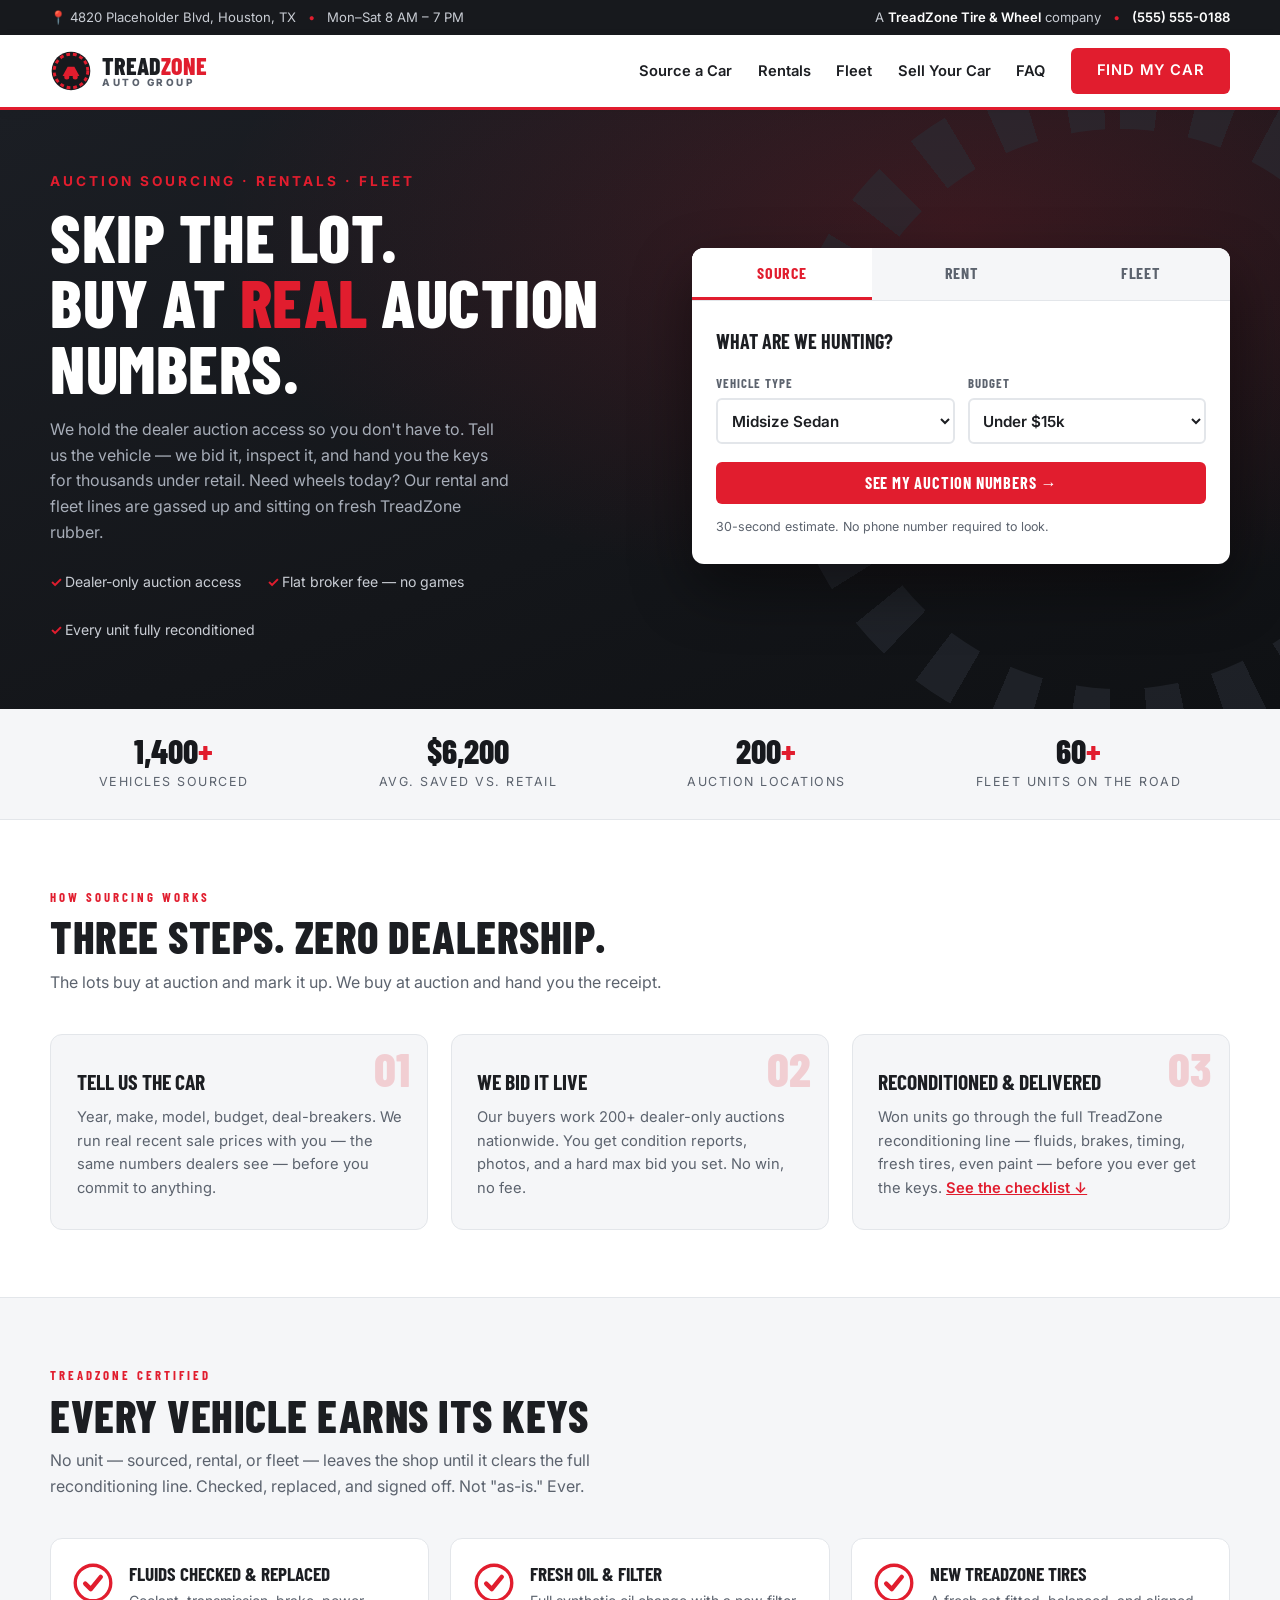
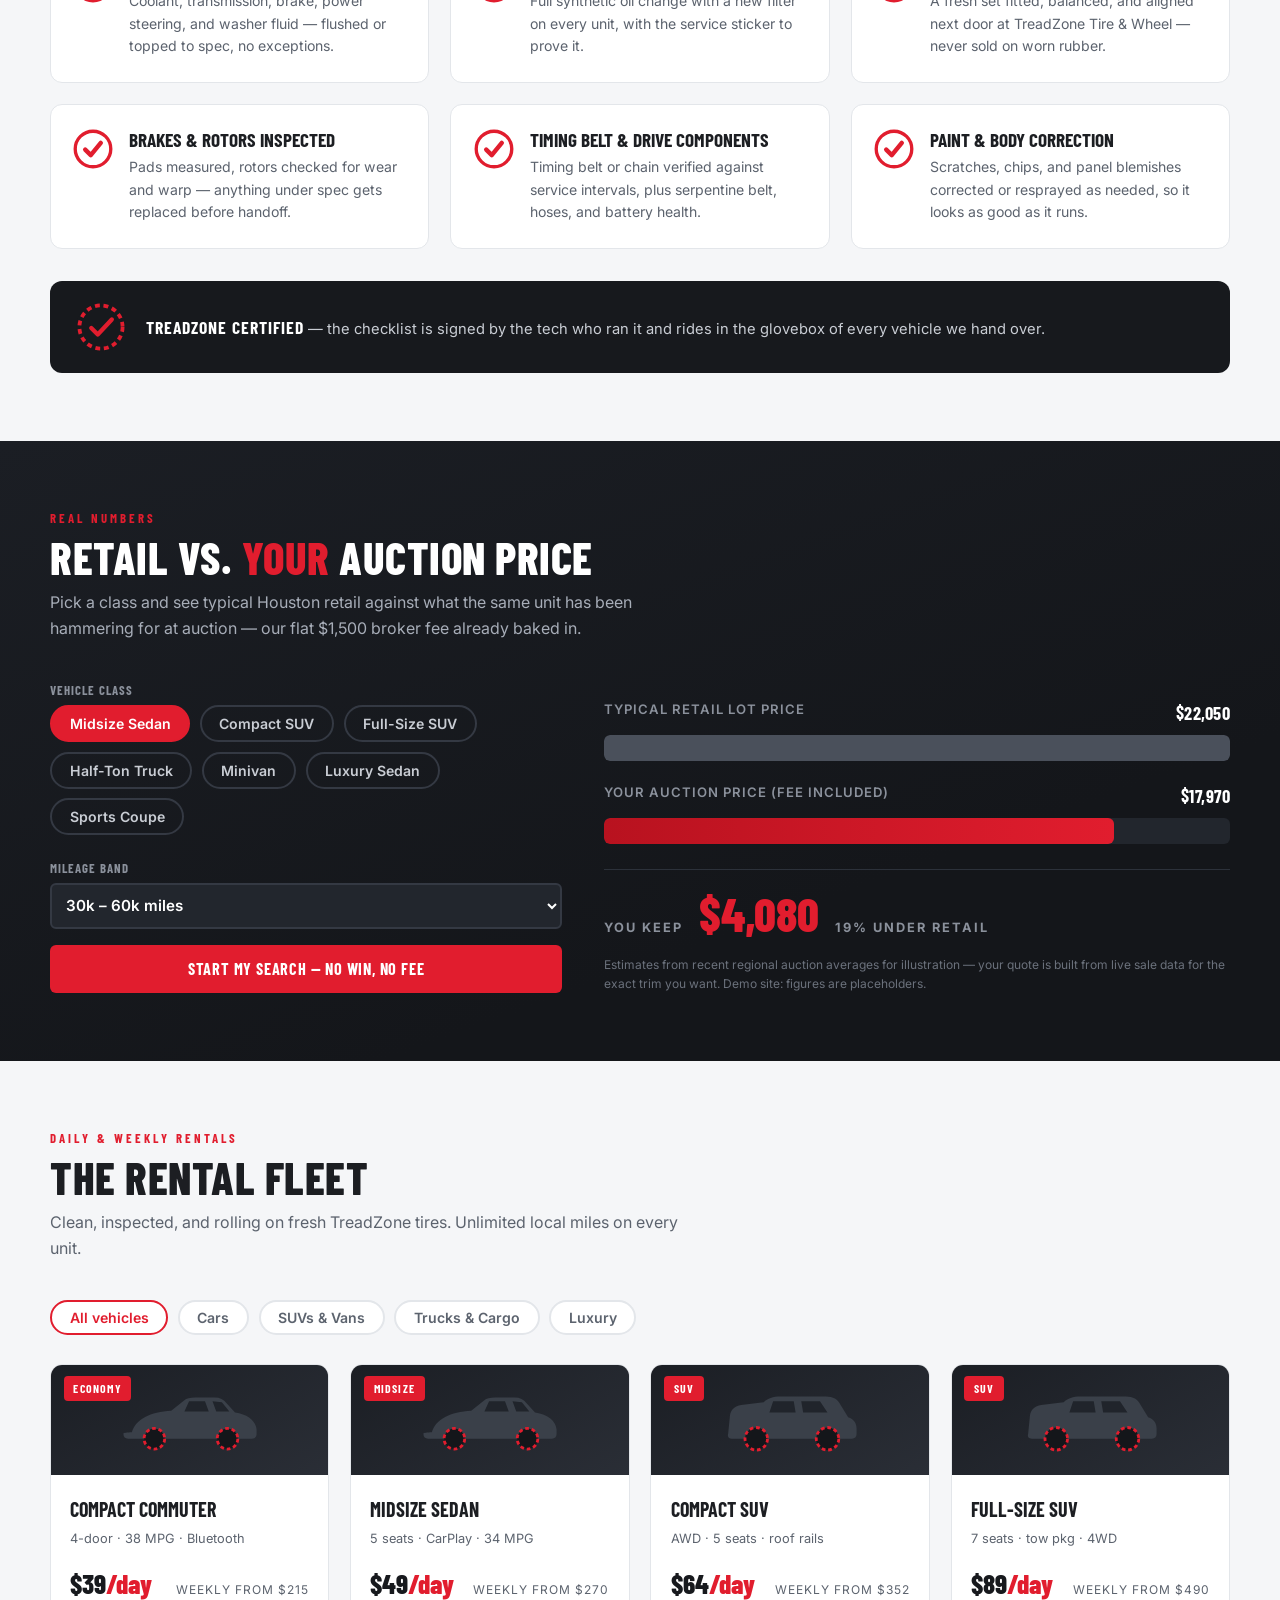
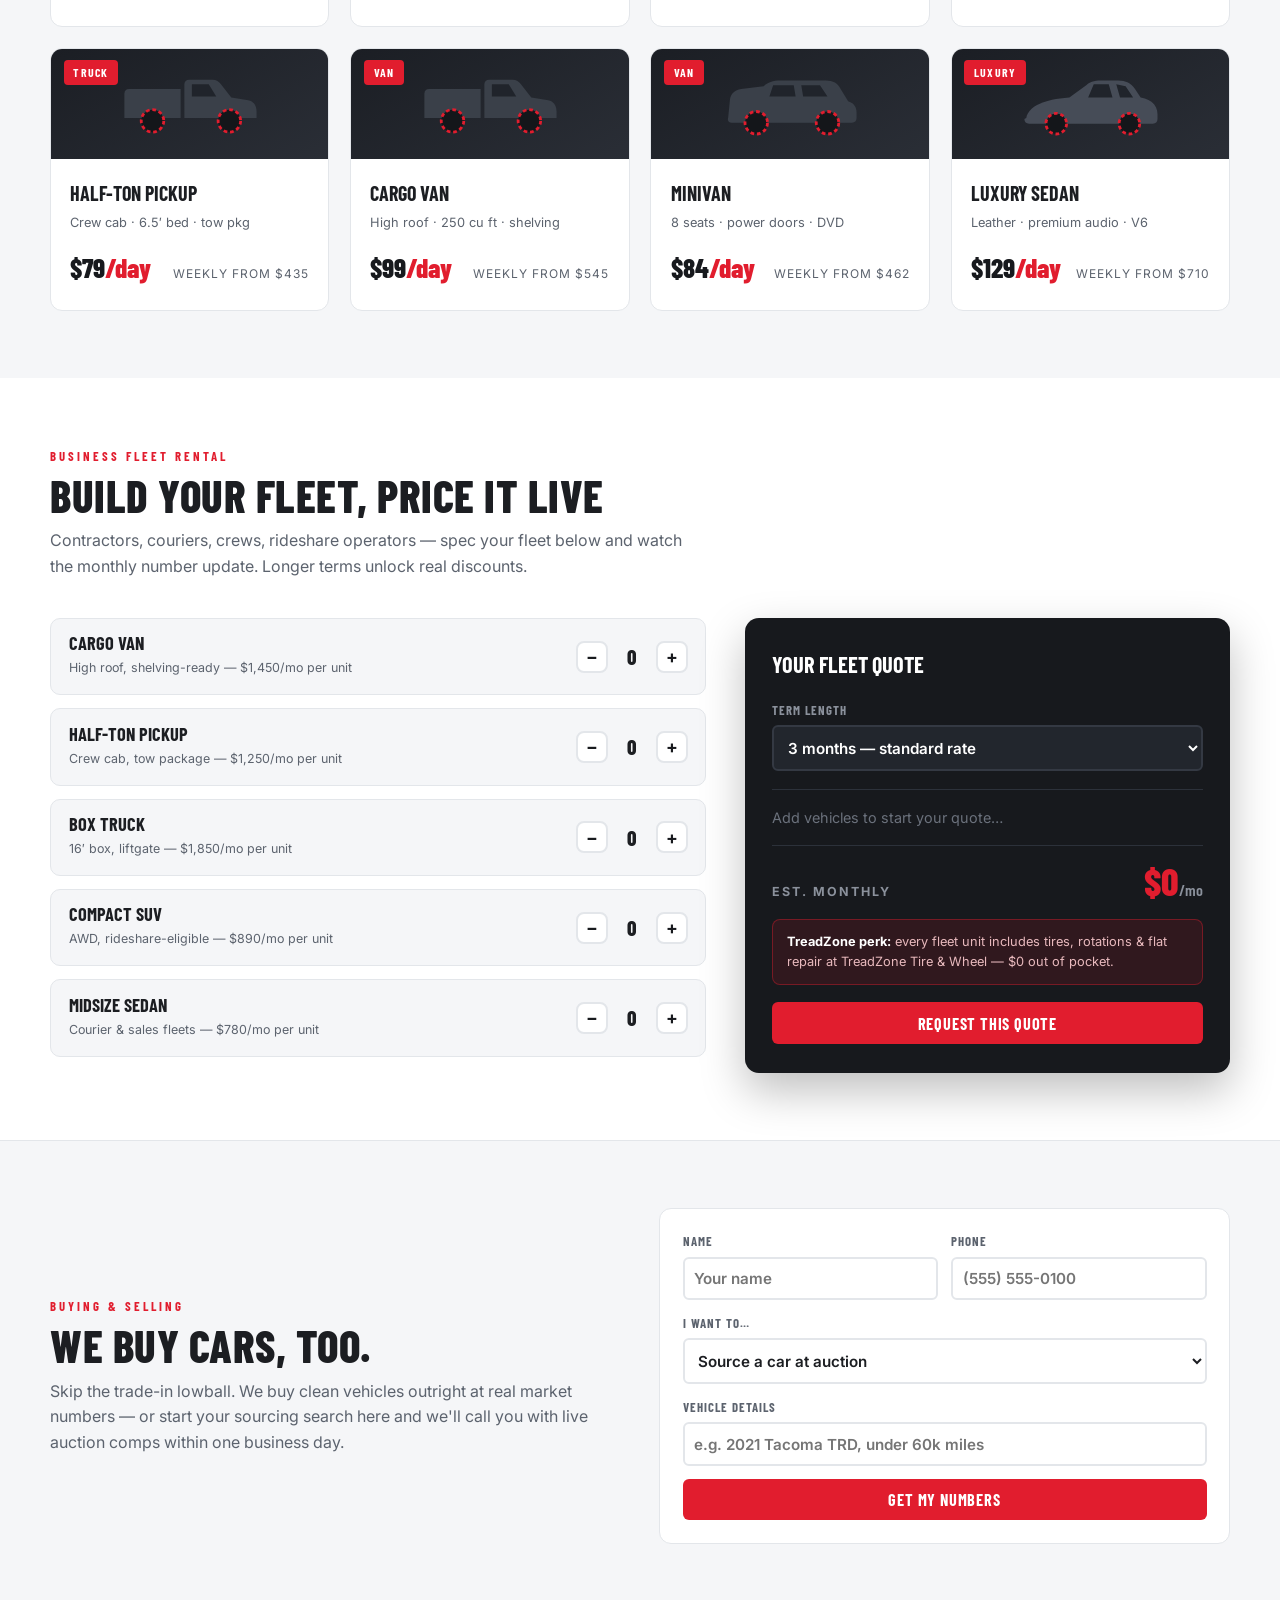
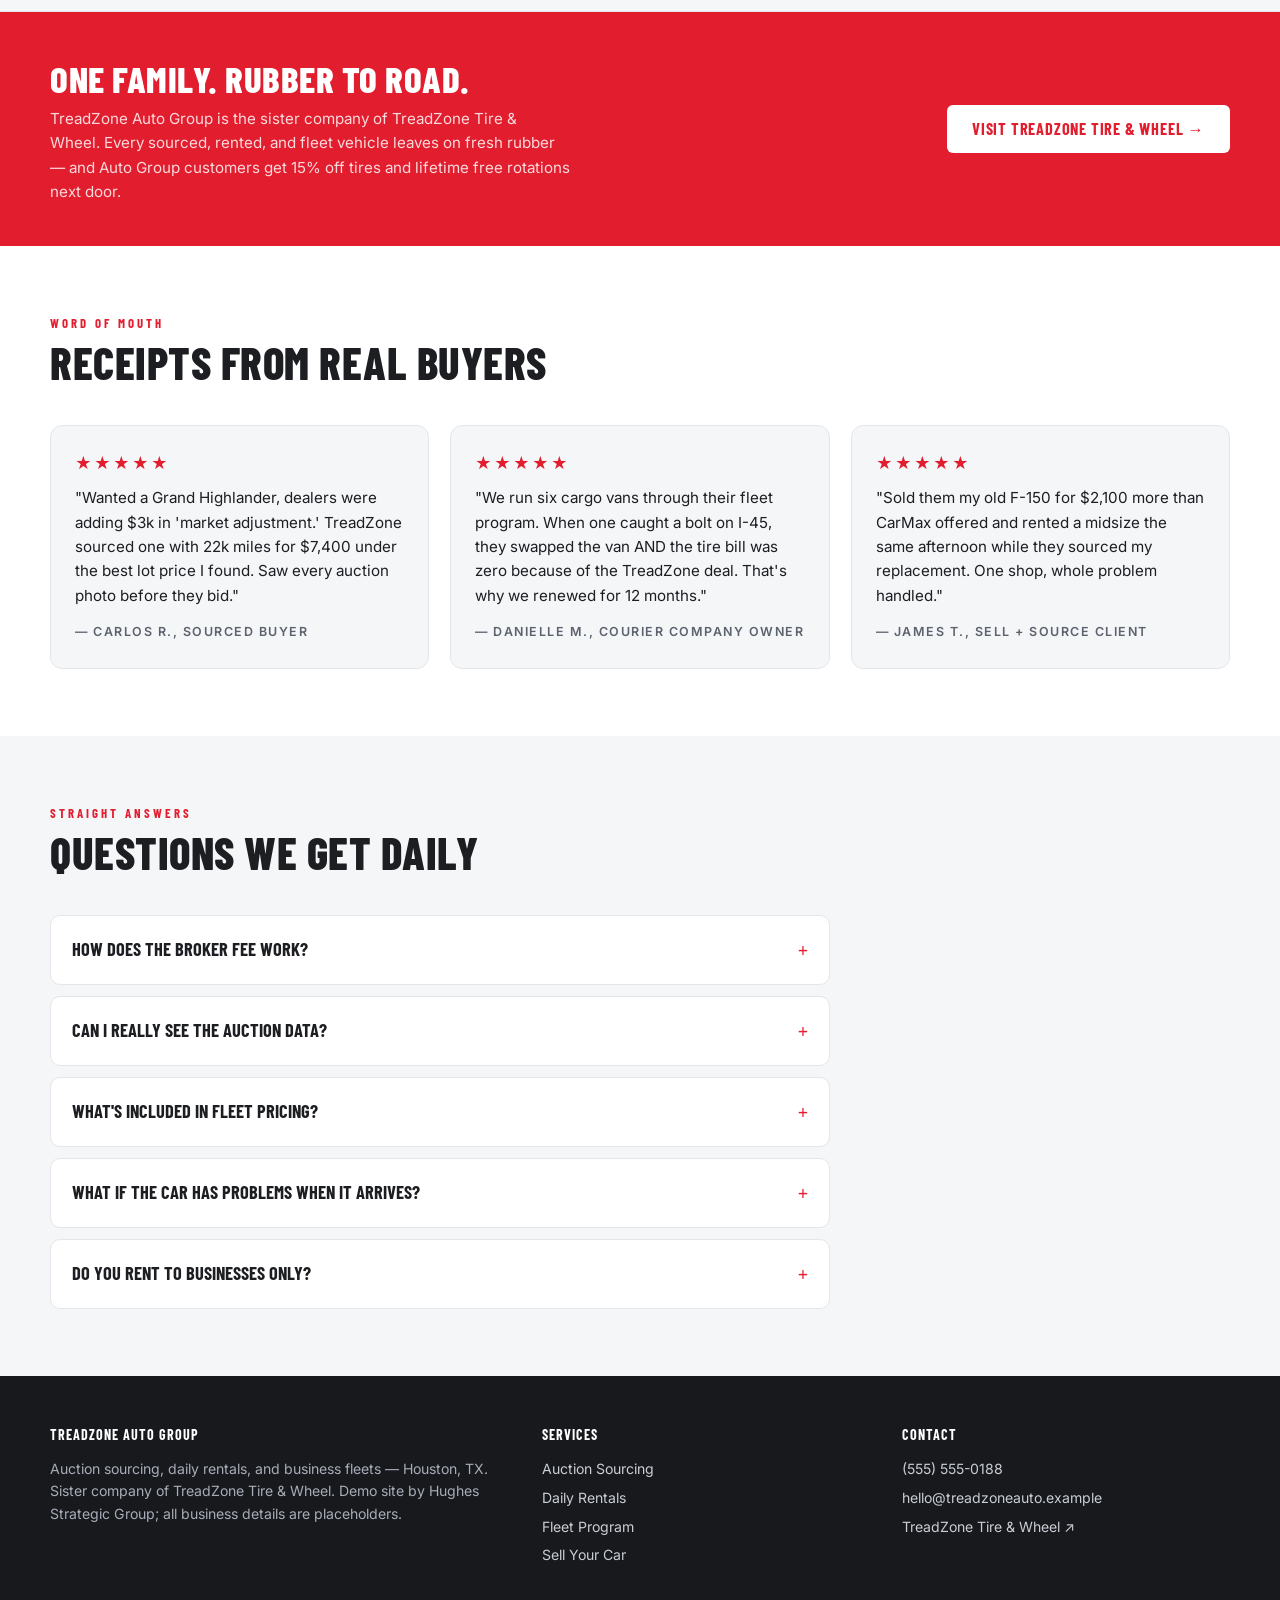
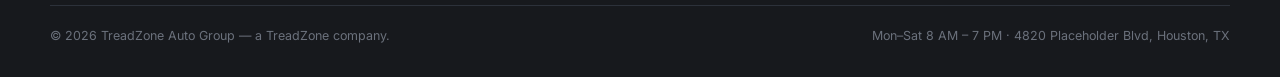
<file: legacy.html>
<!DOCTYPE html>
<html lang="en">
<head>
<meta charset="UTF-8">
<meta name="viewport" content="width=device-width, initial-scale=1.0">
<title>TreadZone Auto Group — Auction Sourcing, Rentals & Fleet | Houston, TX</title>
<meta name="description" content="Skip the dealership. TreadZone Auto Group sources vehicles at dealer-only auctions, rents daily drivers, and builds business fleets. A TreadZone Tire & Wheel company.">
<link rel="preconnect" href="https://fonts.googleapis.com">
<link rel="preconnect" href="https://fonts.gstatic.com" crossorigin>
<link href="https://fonts.googleapis.com/css2?family=Barlow+Condensed:wght@600;700;800&family=Inter:wght@400;500;600;700&display=swap" rel="stylesheet">
<link rel="icon" href="data:image/svg+xml,<svg xmlns='http://www.w3.org/2000/svg' viewBox='0 0 100 100'><circle cx='50' cy='50' r='46' fill='%2317191D'/><circle cx='50' cy='50' r='40' fill='none' stroke='%23E11D2E' stroke-width='7' stroke-dasharray='9 7'/><path d='M30 62 L42 40 L58 40 L70 62 Z M36 62 a6 6 0 1 0 12 0 M52 62 a6 6 0 1 0 12 0' fill='%23E11D2E'/></svg>">
<style>
  :root {
    --red: #E11D2E;
    --red-dark: #B8121F;
    --dark: #17191D;
    --steel: #23262C;
    --line: #E3E6EA;
    --text: #1C1E22;
    --muted: #5C636E;
    --bg: #F5F6F8;
    --white: #fff;
  }
  * { margin: 0; padding: 0; box-sizing: border-box; }
  html { scroll-behavior: smooth; }
  body { font-family: 'Inter', sans-serif; color: var(--text); background: var(--white); line-height: 1.6; }
  h1, h2, h3, .btn, .tab, label { font-family: 'Barlow Condensed', sans-serif; }
  h1, h2 { text-transform: uppercase; letter-spacing: .5px; }
  .wrap { width: min(1180px, 93%); margin: 0 auto; }
  img, svg { max-width: 100%; }

  /* ---------- UTILITY BAR ---------- */
  .util { background: var(--dark); color: #C9CDD4; font-size: .82rem; }
  .util-inner { display: flex; justify-content: space-between; gap: 1rem; padding: .45rem 0; flex-wrap: wrap; }
  .util a { color: #fff; text-decoration: none; font-weight: 600; }
  .util .dot { color: var(--red); margin: 0 .5rem; }

  /* ---------- NAV ---------- */
  nav.top { background: var(--white); border-bottom: 3px solid var(--red); position: sticky; top: 0; z-index: 60; box-shadow: 0 2px 10px rgba(0,0,0,.06); }
  .nav-inner { display: flex; align-items: center; justify-content: space-between; padding: .8rem 0; gap: 1rem; }
  .brand { display: flex; align-items: center; gap: .65rem; text-decoration: none; color: var(--text); }
  .brand svg { width: 42px; height: 42px; }
  .brand b { font-family: 'Barlow Condensed', sans-serif; font-size: 1.5rem; font-weight: 800; text-transform: uppercase; line-height: 1; }
  .brand b span { color: var(--red); }
  .brand small { display: block; font-size: .62rem; letter-spacing: 2.5px; color: var(--muted); text-transform: uppercase; font-family: 'Inter', sans-serif; }
  .nav-links { display: flex; gap: 1.6rem; list-style: none; align-items: center; }
  .nav-links a { text-decoration: none; color: var(--text); font-weight: 600; font-size: .92rem; font-family: 'Inter', sans-serif; }
  .nav-links a:hover { color: var(--red); }
  @media (max-width: 900px) { .nav-links li:not(:last-child) { display: none; } }
  .btn {
    display: inline-block; text-decoration: none; text-transform: uppercase; letter-spacing: .8px;
    font-weight: 700; font-size: 1.02rem; padding: .7rem 1.6rem; border-radius: 6px;
    border: 0; cursor: pointer; transition: background .15s ease, transform .15s ease;
  }
  .btn.red { background: var(--red); color: #fff; }
  .btn.red:hover { background: var(--red-dark); transform: translateY(-1px); }
  .btn.outline { border: 2px solid var(--dark); color: var(--dark); background: transparent; }
  .btn.outline:hover { border-color: var(--red); color: var(--red); }
  .btn.ghost-w { border: 2px solid rgba(255,255,255,.4); color: #fff; background: transparent; }
  .btn.ghost-w:hover { border-color: var(--red); color: #fff; }

  /* ---------- HERO ---------- */
  .hero {
    background:
      radial-gradient(ellipse at 75% 20%, rgba(225, 29, 46, .18), transparent 55%),
      linear-gradient(160deg, #1B1E24 0%, #14161A 60%, #0F1114 100%);
    color: #fff; padding: 3.8rem 0 4.2rem; position: relative; overflow: hidden;
  }
  .hero::before {
    content: ''; position: absolute; right: -180px; top: 50%; transform: translateY(-50%);
    width: 560px; height: 560px; border-radius: 50%;
    border: 60px solid transparent;
    background: repeating-conic-gradient(#2A2E36 0deg 7deg, transparent 7deg 14deg) border-box;
    -webkit-mask: linear-gradient(#fff 0 0) padding-box, linear-gradient(#fff 0 0);
    -webkit-mask-composite: xor; mask-composite: exclude;
    opacity: .55; pointer-events: none;
  }
  .hero-grid { display: grid; grid-template-columns: 1.05fr .95fr; gap: 3rem; align-items: center; position: relative; }
  @media (max-width: 900px) { .hero-grid { grid-template-columns: 1fr; } }
  .hero .kicker { color: var(--red); font-weight: 700; letter-spacing: 3px; text-transform: uppercase; font-size: .85rem; }
  .hero h1 { font-size: clamp(2.5rem, 5.5vw, 4.2rem); font-weight: 800; line-height: .98; margin: .7rem 0 1rem; }
  .hero h1 em { font-style: normal; color: var(--red); }
  .hero p { color: #A7ADB8; max-width: 46ch; }
  .hero-perks { display: flex; gap: 1.6rem; margin-top: 1.6rem; flex-wrap: wrap; font-size: .88rem; color: #C9CDD4; }
  .hero-perks span::before { content: '✓ '; color: var(--red); font-weight: 700; }

  /* hero card */
  .finder { background: #fff; color: var(--text); border-radius: 12px; overflow: hidden; box-shadow: 0 25px 60px rgba(0,0,0,.45); }
  .tabs { display: flex; background: var(--bg); border-bottom: 1px solid var(--line); }
  .tab {
    flex: 1; padding: .95rem .5rem; text-align: center; font-weight: 700; text-transform: uppercase;
    letter-spacing: .8px; font-size: 1rem; color: var(--muted); cursor: pointer; border: 0; background: transparent;
    border-bottom: 3px solid transparent;
  }
  .tab.active { color: var(--red); border-bottom-color: var(--red); background: #fff; }
  .panel { display: none; padding: 1.5rem 1.5rem 1.7rem; }
  .panel.active { display: block; }
  .panel h3 { font-size: 1.25rem; text-transform: uppercase; margin-bottom: 1rem; }
  .selects { display: grid; grid-template-columns: repeat(2, 1fr); gap: .8rem; margin-bottom: 1.1rem; }
  label { display: block; font-weight: 700; text-transform: uppercase; font-size: .8rem; letter-spacing: 1px; color: var(--muted); margin-bottom: .3rem; }
  select, input[type=text], input[type=tel] {
    width: 100%; padding: .65rem .6rem; border: 2px solid var(--line); border-radius: 6px;
    font-family: 'Inter', sans-serif; font-size: .95rem; font-weight: 600; color: var(--text); background: #fff;
  }
  select:focus, input:focus { outline: none; border-color: var(--red); }
  .finder .btn { width: 100%; }
  .finder .hint { font-size: .78rem; color: var(--muted); margin-top: .8rem; }

  /* ---------- STATS STRIP ---------- */
  .stats { background: var(--bg); border-bottom: 1px solid var(--line); padding: 1.6rem 0; }
  .stat-row { display: flex; gap: 2rem; justify-content: space-around; flex-wrap: wrap; text-align: center; }
  .stat b { font-family: 'Barlow Condensed', sans-serif; font-size: 2.1rem; font-weight: 800; color: var(--dark); display: block; line-height: 1; }
  .stat b i { font-style: normal; color: var(--red); }
  .stat span { font-size: .78rem; text-transform: uppercase; letter-spacing: 1.5px; color: var(--muted); }

  /* ---------- SECTIONS ---------- */
  section { padding: 4.2rem 0; }
  .sec-head { max-width: 640px; margin-bottom: 2.4rem; }
  .sec-head .kicker { color: var(--red); font-weight: 700; letter-spacing: 3px; text-transform: uppercase; font-size: .8rem; font-family: 'Barlow Condensed', sans-serif; }
  h2 { font-size: clamp(1.9rem, 4vw, 2.8rem); font-weight: 800; line-height: 1.05; margin: .35rem 0 .6rem; }
  .sec-head p { color: var(--muted); }

  /* how it works */
  .steps { display: grid; grid-template-columns: repeat(3, 1fr); gap: 1.4rem; }
  @media (max-width: 820px) { .steps { grid-template-columns: 1fr; } }
  .step { background: var(--bg); border: 1px solid var(--line); border-radius: 12px; padding: 1.8rem 1.6rem; position: relative; }
  .step b.num {
    font-family: 'Barlow Condensed', sans-serif; font-size: 3rem; font-weight: 800; color: var(--red);
    opacity: .18; position: absolute; top: .6rem; right: 1.1rem; line-height: 1;
  }
  .step h3 { font-size: 1.35rem; text-transform: uppercase; margin-bottom: .5rem; }
  .step p { font-size: .92rem; color: var(--muted); }

  /* ---------- RECONDITIONING ---------- */
  .recon-grid { display: grid; grid-template-columns: repeat(3, 1fr); gap: 1.3rem; }
  @media (max-width: 980px) { .recon-grid { grid-template-columns: repeat(2, 1fr); } }
  @media (max-width: 640px) { .recon-grid { grid-template-columns: 1fr; } }
  .recon-item {
    background: #fff; border: 1px solid var(--line); border-radius: 12px; padding: 1.5rem 1.4rem;
    display: flex; gap: 1rem; align-items: flex-start;
    opacity: 0; transform: translateY(18px); transition: opacity .5s ease, transform .5s ease;
  }
  .recon-item.in { opacity: 1; transform: none; }
  .recon-item h3 { font-size: 1.2rem; text-transform: uppercase; line-height: 1.15; margin-bottom: .35rem; }
  .recon-item p { font-size: .88rem; color: var(--muted); }
  .recon-check { flex: none; width: 40px; height: 40px; }
  .recon-check svg { width: 40px; height: 40px; }
  .recon-check circle { fill: none; stroke: var(--line); stroke-width: 3; transition: stroke .4s; }
  .recon-check path {
    fill: none; stroke: var(--red); stroke-width: 4; stroke-linecap: round; stroke-linejoin: round;
    stroke-dasharray: 30; stroke-dashoffset: 30;
  }
  .recon-item.in .recon-check circle { stroke: var(--red); }
  .recon-item.in .recon-check path { animation: draw .45s ease forwards; animation-delay: .25s; }
  @keyframes draw { to { stroke-dashoffset: 0; } }
  .recon-seal {
    margin-top: 2rem; display: flex; align-items: center; gap: 1.1rem;
    background: var(--dark); color: #C9CDD4; border-radius: 12px; padding: 1.2rem 1.5rem; font-size: .92rem;
  }
  .recon-seal svg { width: 54px; height: 54px; flex: none; }
  .recon-seal b { color: #fff; font-family: 'Barlow Condensed', sans-serif; text-transform: uppercase; letter-spacing: 1px; font-size: 1.1rem; }

  /* ---------- ESTIMATOR ---------- */
  #estimator { background: linear-gradient(160deg, #1B1E24 0%, #14161A 70%); color: #fff; }
  #estimator .sec-head p { color: #A7ADB8; }
  .est-grid { display: grid; grid-template-columns: .9fr 1.1fr; gap: 2.6rem; align-items: start; }
  @media (max-width: 880px) { .est-grid { grid-template-columns: 1fr; } }
  .est-chips { display: flex; flex-wrap: wrap; gap: .6rem; margin-bottom: 1.4rem; }
  .chip {
    border: 2px solid #343943; background: transparent; color: #C9CDD4; border-radius: 999px;
    padding: .5rem 1.1rem; font-weight: 600; font-size: .88rem; cursor: pointer; font-family: 'Inter', sans-serif;
    transition: all .15s;
  }
  .chip:hover { border-color: var(--red); }
  .chip.active { border-color: var(--red); background: var(--red); color: #fff; }
  .est-panel label { color: #8B919C; }
  .est-panel select { background: #22262D; border-color: #343943; color: #fff; margin-bottom: 1rem; }
  .bars { display: grid; gap: 1.3rem; margin: 1.2rem 0 1.6rem; }
  .bar-row .bar-label { display: flex; justify-content: space-between; font-size: .82rem; letter-spacing: 1px; text-transform: uppercase; color: #8B919C; margin-bottom: .4rem; font-weight: 600; }
  .bar-row .bar-label b { color: #fff; font-family: 'Barlow Condensed', sans-serif; font-size: 1.15rem; letter-spacing: .5px; }
  .bar-track { height: 26px; background: #22262D; border-radius: 6px; overflow: hidden; }
  .bar-fill { height: 100%; width: 0; border-radius: 6px; transition: width 1s cubic-bezier(.2,.7,.2,1); }
  .bar-fill.retail { background: #4A505B; }
  .bar-fill.ours { background: linear-gradient(90deg, var(--red-dark), var(--red)); }
  .save-line { display: flex; align-items: baseline; gap: 1rem; flex-wrap: wrap; border-top: 1px solid #2C313A; padding-top: 1.2rem; }
  .save-line .lbl { font-size: .8rem; letter-spacing: 2px; text-transform: uppercase; color: #8B919C; font-weight: 700; }
  .save-line b { font-family: 'Barlow Condensed', sans-serif; font-size: 3rem; font-weight: 800; color: var(--red); line-height: 1; }
  .est-fine { font-size: .75rem; color: #6B717C; margin-top: 1rem; }

  /* ---------- RENTAL FLEET ---------- */
  #rentals { background: var(--bg); }
  .filter-row { display: flex; flex-wrap: wrap; gap: .6rem; margin-bottom: 1.8rem; }
  .fchip {
    border: 2px solid var(--line); background: #fff; border-radius: 999px; padding: .45rem 1.1rem;
    font-weight: 600; font-size: .88rem; cursor: pointer; font-family: 'Inter', sans-serif; color: var(--muted);
  }
  .fchip.active { border-color: var(--red); color: var(--red); }
  .fleet-grid { display: grid; grid-template-columns: repeat(auto-fill, minmax(250px, 1fr)); gap: 1.3rem; }
  .car {
    background: #fff; border: 1px solid var(--line); border-radius: 12px; overflow: hidden;
    transition: transform .2s, box-shadow .2s;
  }
  .car:hover { transform: translateY(-4px); box-shadow: 0 14px 34px rgba(0,0,0,.1); }
  .car-top {
    height: 110px; display: grid; place-items: center; position: relative;
    background: linear-gradient(150deg, #1B1E24, #2A2E36);
  }
  .car-top svg { width: 150px; height: 66px; }
  .car-top .cls {
    position: absolute; top: .7rem; left: .8rem; background: var(--red); color: #fff;
    font-family: 'Barlow Condensed', sans-serif; font-weight: 700; text-transform: uppercase;
    font-size: .74rem; letter-spacing: 1.2px; padding: .18rem .6rem; border-radius: 4px;
  }
  .car-body { padding: 1.1rem 1.2rem 1.3rem; }
  .car-body h3 { font-size: 1.25rem; text-transform: uppercase; }
  .car-body .specs { font-size: .8rem; color: var(--muted); margin: .25rem 0 .8rem; }
  .car-body .rate { display: flex; align-items: baseline; justify-content: space-between; }
  .car-body .rate b { font-family: 'Barlow Condensed', sans-serif; font-size: 1.7rem; font-weight: 800; color: var(--dark); }
  .car-body .rate b i { font-style: normal; color: var(--red); }
  .car-body .rate span { font-size: .75rem; color: var(--muted); text-transform: uppercase; letter-spacing: 1px; }

  /* ---------- FLEET BUILDER ---------- */
  .fb-grid { display: grid; grid-template-columns: 1.15fr .85fr; gap: 2.4rem; align-items: start; }
  @media (max-width: 880px) { .fb-grid { grid-template-columns: 1fr; } }
  .fb-rows { display: grid; gap: .8rem; }
  .fb-row {
    display: flex; align-items: center; justify-content: space-between; gap: 1rem;
    background: var(--bg); border: 1px solid var(--line); border-radius: 10px; padding: .9rem 1.1rem;
  }
  .fb-row .info b { font-family: 'Barlow Condensed', sans-serif; font-size: 1.15rem; text-transform: uppercase; display: block; line-height: 1.15; }
  .fb-row .info span { font-size: .78rem; color: var(--muted); }
  .stepper { display: flex; align-items: center; gap: .7rem; }
  .stepper button {
    width: 32px; height: 32px; border-radius: 8px; border: 2px solid var(--line); background: #fff;
    font-size: 1.1rem; font-weight: 700; cursor: pointer; color: var(--dark); line-height: 1;
    font-family: 'Inter', sans-serif;
  }
  .stepper button:hover { border-color: var(--red); color: var(--red); }
  .stepper .qty { font-family: 'Barlow Condensed', sans-serif; font-weight: 800; font-size: 1.3rem; min-width: 1.6rem; text-align: center; }
  .fb-summary {
    background: var(--dark); color: #fff; border-radius: 14px; padding: 1.8rem 1.7rem;
    position: sticky; top: 90px; box-shadow: 0 18px 44px rgba(0,0,0,.25);
  }
  .fb-summary h3 { font-size: 1.4rem; text-transform: uppercase; margin-bottom: 1.1rem; }
  .fb-summary label { color: #8B919C; }
  .fb-summary select { background: #22262D; border-color: #343943; color: #fff; margin-bottom: 1.1rem; }
  .fb-lines { display: grid; gap: .45rem; font-size: .9rem; color: #C9CDD4; border-top: 1px solid #2C313A; padding-top: 1rem; min-height: 2.2rem; }
  .fb-lines div { display: flex; justify-content: space-between; }
  .fb-lines .disc { color: #7ED09A; }
  .fb-total { display: flex; justify-content: space-between; align-items: baseline; border-top: 1px solid #2C313A; margin-top: 1rem; padding-top: 1rem; }
  .fb-total span { font-size: .78rem; letter-spacing: 2px; text-transform: uppercase; color: #8B919C; font-weight: 700; }
  .fb-total b { font-family: 'Barlow Condensed', sans-serif; font-size: 2.4rem; font-weight: 800; color: var(--red); line-height: 1; }
  .fb-total b small { font-size: 1rem; color: #8B919C; font-weight: 600; }
  .fb-perk { background: rgba(225,29,46,.12); border: 1px solid rgba(225,29,46,.4); border-radius: 8px; font-size: .8rem; color: #E8B9BD; padding: .7rem .9rem; margin-top: 1.1rem; }
  .fb-perk b { color: #fff; }
  .fb-summary .btn { width: 100%; margin-top: 1.1rem; }

  /* ---------- SELL STRIP ---------- */
  .sell { background: var(--bg); border-top: 1px solid var(--line); border-bottom: 1px solid var(--line); }
  .sell-grid { display: grid; grid-template-columns: 1fr 1fr; gap: 2.4rem; align-items: center; }
  @media (max-width: 820px) { .sell-grid { grid-template-columns: 1fr; } }
  .sell form { display: grid; grid-template-columns: 1fr 1fr; gap: .8rem; background: #fff; border: 1px solid var(--line); border-radius: 12px; padding: 1.4rem; }
  .sell form .full { grid-column: 1 / -1; }

  /* ---------- TIE-IN BANNER ---------- */
  .tiein { background: var(--red); color: #fff; padding: 2.6rem 0; }
  .tiein-grid { display: flex; align-items: center; justify-content: space-between; gap: 2rem; flex-wrap: wrap; }
  .tiein h2 { font-size: clamp(1.6rem, 3.4vw, 2.3rem); }
  .tiein p { color: #FBD9DC; max-width: 52ch; font-size: .95rem; }
  .tiein .btn { background: #fff; color: var(--red); }
  .tiein .btn:hover { background: var(--dark); color: #fff; }

  /* ---------- TESTIMONIALS ---------- */
  .quotes { display: grid; grid-template-columns: repeat(auto-fit, minmax(280px, 1fr)); gap: 1.3rem; }
  .quote { background: var(--bg); border: 1px solid var(--line); border-radius: 12px; padding: 1.6rem 1.5rem; }
  .quote .stars { color: var(--red); letter-spacing: 2px; margin-bottom: .6rem; }
  .quote p { font-size: .95rem; }
  .quote .who { margin-top: .9rem; font-size: .78rem; text-transform: uppercase; letter-spacing: 1.5px; color: var(--muted); font-weight: 600; }

  /* ---------- FAQ ---------- */
  #faq { background: var(--bg); }
  .faq-list { max-width: 780px; display: grid; gap: .7rem; }
  details { background: #fff; border: 1px solid var(--line); border-radius: 10px; padding: 1rem 1.3rem; }
  details[open] { border-color: var(--red); }
  summary { font-family: 'Barlow Condensed', sans-serif; font-weight: 700; font-size: 1.15rem; text-transform: uppercase; cursor: pointer; list-style: none; display: flex; justify-content: space-between; align-items: center; }
  summary::after { content: '+'; color: var(--red); font-size: 1.4rem; font-weight: 400; }
  details[open] summary::after { content: '–'; }
  details p { color: var(--muted); font-size: .92rem; padding-top: .6rem; }

  /* ---------- FOOTER ---------- */
  footer { background: var(--dark); color: #A7ADB8; padding: 3rem 0 2rem; font-size: .88rem; }
  .foot-grid { display: grid; grid-template-columns: 1.4fr 1fr 1fr; gap: 2rem; margin-bottom: 2rem; }
  @media (max-width: 820px) { .foot-grid { grid-template-columns: 1fr; } }
  footer h4 { color: #fff; font-family: 'Barlow Condensed', sans-serif; text-transform: uppercase; letter-spacing: 1px; margin-bottom: .7rem; }
  footer a { color: #C9CDD4; text-decoration: none; display: block; margin-bottom: .4rem; }
  footer a:hover { color: var(--red); }
  .foot-fine { border-top: 1px solid #2C313A; padding-top: 1.2rem; font-size: .78rem; color: #6B717C; display: flex; justify-content: space-between; gap: 1rem; flex-wrap: wrap; }
</style>
</head>
<body>

<div class="util">
  <div class="wrap util-inner">
    <div>📍 4820 Placeholder Blvd, Houston, TX <span class="dot">•</span> Mon–Sat 8 AM – 7 PM</div>
    <div>A <a href="https://jhughes281.github.io/treadzone-tires/" target="_blank" rel="noopener">TreadZone Tire &amp; Wheel</a> company <span class="dot">•</span> <a href="tel:+15555550188">(555) 555-0188</a></div>
  </div>
</div>

<nav class="top">
  <div class="wrap nav-inner">
    <a class="brand" href="#top">
      <svg viewBox="0 0 100 100" aria-hidden="true"><circle cx="50" cy="50" r="46" fill="#17191D"/><circle cx="50" cy="50" r="40" fill="none" stroke="#E11D2E" stroke-width="7" stroke-dasharray="9 7"/><path d="M30 62 L42 40 L58 40 L70 62 Z" fill="#E11D2E"/><circle cx="40" cy="64" r="6" fill="#E11D2E"/><circle cx="60" cy="64" r="6" fill="#E11D2E"/></svg>
      <b>Tread<span>Zone</span><small>Auto Group</small></b>
    </a>
    <ul class="nav-links">
      <li><a href="#estimator">Source a Car</a></li>
      <li><a href="#rentals">Rentals</a></li>
      <li><a href="#fleet">Fleet</a></li>
      <li><a href="#sell">Sell Your Car</a></li>
      <li><a href="#faq">FAQ</a></li>
      <li><a class="btn red" href="#estimator">Find My Car</a></li>
    </ul>
  </div>
</nav>

<!-- ============ HERO ============ -->
<header class="hero" id="top">
  <div class="wrap hero-grid">
    <div>
      <div class="kicker">Auction Sourcing · Rentals · Fleet</div>
      <h1>Skip the lot.<br>Buy at <em>real</em> auction numbers.</h1>
      <p>We hold the dealer auction access so you don't have to. Tell us the vehicle — we bid it,
         inspect it, and hand you the keys for thousands under retail. Need wheels today?
         Our rental and fleet lines are gassed up and sitting on fresh TreadZone rubber.</p>
      <div class="hero-perks">
        <span>Dealer-only auction access</span>
        <span>Flat broker fee — no games</span>
        <span>Every unit fully reconditioned</span>
      </div>
    </div>

    <div class="finder" id="finder">
      <div class="tabs" role="tablist">
        <button class="tab active" data-tab="source">Source</button>
        <button class="tab" data-tab="rent">Rent</button>
        <button class="tab" data-tab="fleet">Fleet</button>
      </div>
      <div class="panel active" id="panel-source">
        <h3>What are we hunting?</h3>
        <div class="selects">
          <div><label>Vehicle type</label>
            <select id="srcType">
              <option>Midsize Sedan</option><option>Compact SUV</option><option>Full-Size SUV</option>
              <option>Half-Ton Truck</option><option>Minivan</option><option>Luxury Sedan</option><option>Sports Coupe</option>
            </select></div>
          <div><label>Budget</label>
            <select><option>Under $15k</option><option>$15k – $25k</option><option>$25k – $40k</option><option>$40k+</option></select></div>
        </div>
        <button class="btn red" id="srcGo">See My Auction Numbers →</button>
        <p class="hint">30-second estimate. No phone number required to look.</p>
      </div>
      <div class="panel" id="panel-rent">
        <h3>Need it this week?</h3>
        <div class="selects">
          <div><label>Class</label>
            <select><option>Any class</option><option>Economy</option><option>SUV</option><option>Truck / Van</option><option>Luxury</option></select></div>
          <div><label>Pickup</label>
            <select><option>Today</option><option>Tomorrow</option><option>This weekend</option></select></div>
        </div>
        <a class="btn red" href="#rentals">Browse the Fleet →</a>
        <p class="hint">Unlimited local miles. Free swap if a unit goes down.</p>
      </div>
      <div class="panel" id="panel-fleet">
        <h3>Build a business fleet</h3>
        <div class="selects">
          <div><label>Fleet size</label>
            <select><option>2 – 5 vehicles</option><option>6 – 15 vehicles</option><option>16+ vehicles</option></select></div>
          <div><label>Term</label>
            <select><option>3 months</option><option>6 months</option><option>12 months</option></select></div>
        </div>
        <a class="btn red" href="#fleet">Price My Fleet →</a>
        <p class="hint">Includes TreadZone tire care on every unit.</p>
      </div>
    </div>
  </div>
</header>

<!-- ============ STATS ============ -->
<div class="stats">
  <div class="wrap stat-row">
    <div class="stat"><b>1,400<i>+</i></b><span>Vehicles sourced</span></div>
    <div class="stat"><b>$6,200</b><span>Avg. saved vs. retail</span></div>
    <div class="stat"><b>200<i>+</i></b><span>Auction locations</span></div>
    <div class="stat"><b>60<i>+</i></b><span>Fleet units on the road</span></div>
  </div>
</div>

<!-- ============ HOW IT WORKS ============ -->
<section id="how">
  <div class="wrap">
    <div class="sec-head">
      <div class="kicker">How Sourcing Works</div>
      <h2>Three steps. Zero dealership.</h2>
      <p>The lots buy at auction and mark it up. We buy at auction and hand you the receipt.</p>
    </div>
    <div class="steps">
      <div class="step"><b class="num">01</b><h3>Tell us the car</h3>
        <p>Year, make, model, budget, deal-breakers. We run real recent sale prices with you — the same numbers dealers see — before you commit to anything.</p></div>
      <div class="step"><b class="num">02</b><h3>We bid it live</h3>
        <p>Our buyers work 200+ dealer-only auctions nationwide. You get condition reports, photos, and a hard max bid you set. No win, no fee.</p></div>
      <div class="step"><b class="num">03</b><h3>Reconditioned &amp; delivered</h3>
        <p>Won units go through the full TreadZone reconditioning line — fluids, brakes, timing, fresh tires, even paint — before you ever get the keys. <a href="#recon" style="color:var(--red); font-weight:600;">See the checklist ↓</a></p></div>
    </div>
  </div>
</section>

<!-- ============ RECONDITIONING ============ -->
<section id="recon" style="background: var(--bg); border-top: 1px solid var(--line);">
  <div class="wrap">
    <div class="sec-head">
      <div class="kicker">TreadZone Certified</div>
      <h2>Every vehicle earns its keys</h2>
      <p>No unit — sourced, rental, or fleet — leaves the shop until it clears the full reconditioning line. Checked, replaced, and signed off. Not "as-is." Ever.</p>
    </div>
    <div class="recon-grid">
      <div class="recon-item">
        <span class="recon-check" aria-hidden="true"><svg viewBox="0 0 36 36"><circle cx="18" cy="18" r="16"/><path d="M11 18.5 L16 23.5 L25 12.5"/></svg></span>
        <div><h3>Fluids checked &amp; replaced</h3>
        <p>Coolant, transmission, brake, power steering, and washer fluid — flushed or topped to spec, no exceptions.</p></div>
      </div>
      <div class="recon-item">
        <span class="recon-check" aria-hidden="true"><svg viewBox="0 0 36 36"><circle cx="18" cy="18" r="16"/><path d="M11 18.5 L16 23.5 L25 12.5"/></svg></span>
        <div><h3>Fresh oil &amp; filter</h3>
        <p>Full synthetic oil change with a new filter on every unit, with the service sticker to prove it.</p></div>
      </div>
      <div class="recon-item">
        <span class="recon-check" aria-hidden="true"><svg viewBox="0 0 36 36"><circle cx="18" cy="18" r="16"/><path d="M11 18.5 L16 23.5 L25 12.5"/></svg></span>
        <div><h3>New TreadZone tires</h3>
        <p>A fresh set fitted, balanced, and aligned next door at TreadZone Tire &amp; Wheel — never sold on worn rubber.</p></div>
      </div>
      <div class="recon-item">
        <span class="recon-check" aria-hidden="true"><svg viewBox="0 0 36 36"><circle cx="18" cy="18" r="16"/><path d="M11 18.5 L16 23.5 L25 12.5"/></svg></span>
        <div><h3>Brakes &amp; rotors inspected</h3>
        <p>Pads measured, rotors checked for wear and warp — anything under spec gets replaced before handoff.</p></div>
      </div>
      <div class="recon-item">
        <span class="recon-check" aria-hidden="true"><svg viewBox="0 0 36 36"><circle cx="18" cy="18" r="16"/><path d="M11 18.5 L16 23.5 L25 12.5"/></svg></span>
        <div><h3>Timing belt &amp; drive components</h3>
        <p>Timing belt or chain verified against service intervals, plus serpentine belt, hoses, and battery health.</p></div>
      </div>
      <div class="recon-item">
        <span class="recon-check" aria-hidden="true"><svg viewBox="0 0 36 36"><circle cx="18" cy="18" r="16"/><path d="M11 18.5 L16 23.5 L25 12.5"/></svg></span>
        <div><h3>Paint &amp; body correction</h3>
        <p>Scratches, chips, and panel blemishes corrected or resprayed as needed, so it looks as good as it runs.</p></div>
      </div>
    </div>
    <div class="recon-seal">
      <svg viewBox="0 0 100 100" aria-hidden="true"><circle cx="50" cy="50" r="46" fill="#17191D"/><circle cx="50" cy="50" r="40" fill="none" stroke="#E11D2E" stroke-width="7" stroke-dasharray="9 7"/><path d="M32 52 L44 64 L70 36" fill="none" stroke="#E11D2E" stroke-width="8" stroke-linecap="round" stroke-linejoin="round"/></svg>
      <div><b>TreadZone Certified</b> — the checklist is signed by the tech who ran it and rides in the glovebox of every vehicle we hand over.</div>
    </div>
  </div>
</section>

<!-- ============ ESTIMATOR ============ -->
<section id="estimator">
  <div class="wrap">
    <div class="sec-head">
      <div class="kicker">Real Numbers</div>
      <h2>Retail vs. <em style="font-style:normal;color:var(--red)">your</em> auction price</h2>
      <p>Pick a class and see typical Houston retail against what the same unit has been hammering for at auction — our flat $1,500 broker fee already baked in.</p>
    </div>
    <div class="est-grid">
      <div class="est-panel">
        <label>Vehicle class</label>
        <div class="est-chips" id="estChips"></div>
        <label for="estMiles">Mileage band</label>
        <select id="estMiles">
          <option value="1">Under 30k miles</option>
          <option value="0.9" selected>30k – 60k miles</option>
          <option value="0.78">60k – 90k miles</option>
          <option value="0.66">90k+ miles</option>
        </select>
        <a class="btn red" href="#sell" style="width:100%; text-align:center;">Start My Search — No Win, No Fee</a>
      </div>
      <div>
        <div class="bars">
          <div class="bar-row">
            <div class="bar-label"><span>Typical retail lot price</span><b id="retailNum">$0</b></div>
            <div class="bar-track"><div class="bar-fill retail" id="retailBar"></div></div>
          </div>
          <div class="bar-row">
            <div class="bar-label"><span>Your auction price (fee included)</span><b id="oursNum">$0</b></div>
            <div class="bar-track"><div class="bar-fill ours" id="oursBar"></div></div>
          </div>
        </div>
        <div class="save-line">
          <span class="lbl">You keep</span>
          <b id="saveNum">$0</b>
          <span class="lbl" id="savePct"></span>
        </div>
        <p class="est-fine">Estimates from recent regional auction averages for illustration — your quote is built from live sale data for the exact trim you want. Demo site: figures are placeholders.</p>
      </div>
    </div>
  </div>
</section>

<!-- ============ RENTALS ============ -->
<section id="rentals">
  <div class="wrap">
    <div class="sec-head">
      <div class="kicker">Daily &amp; Weekly Rentals</div>
      <h2>The rental fleet</h2>
      <p>Clean, inspected, and rolling on fresh TreadZone tires. Unlimited local miles on every unit.</p>
    </div>
    <div class="filter-row" id="fleetFilters"></div>
    <div class="fleet-grid" id="fleetGrid"></div>
  </div>
</section>

<!-- ============ FLEET BUILDER ============ -->
<section id="fleet">
  <div class="wrap">
    <div class="sec-head">
      <div class="kicker">Business Fleet Rental</div>
      <h2>Build your fleet, price it live</h2>
      <p>Contractors, couriers, crews, rideshare operators — spec your fleet below and watch the monthly number update. Longer terms unlock real discounts.</p>
    </div>
    <div class="fb-grid">
      <div class="fb-rows" id="fbRows"></div>
      <aside class="fb-summary">
        <h3>Your fleet quote</h3>
        <label for="fbTerm">Term length</label>
        <select id="fbTerm">
          <option value="0">3 months — standard rate</option>
          <option value="0.05">6 months — save 5%</option>
          <option value="0.12">12 months — save 12%</option>
        </select>
        <div class="fb-lines" id="fbLines"><div style="color:#6B717C">Add vehicles to start your quote…</div></div>
        <div class="fb-total"><span>Est. monthly</span><b id="fbTotal">$0<small>/mo</small></b></div>
        <div class="fb-perk"><b>TreadZone perk:</b> every fleet unit includes tires, rotations &amp; flat repair at TreadZone Tire &amp; Wheel — $0 out of pocket.</div>
        <button class="btn red" id="fbSend">Request This Quote</button>
        <p class="hint" id="fbConfirm" style="display:none; color:#7ED09A; margin-top:.8rem; font-family:'Inter',sans-serif; font-size:.85rem;"></p>
      </aside>
    </div>
  </div>
</section>

<!-- ============ SELL / SOURCE FORM ============ -->
<section class="sell" id="sell">
  <div class="wrap sell-grid">
    <div class="sec-head" style="margin-bottom:0">
      <div class="kicker">Buying &amp; Selling</div>
      <h2>We buy cars, too.</h2>
      <p>Skip the trade-in lowball. We buy clean vehicles outright at real market numbers — or start your sourcing search here and we'll call you with live auction comps within one business day.</p>
    </div>
    <form id="sellForm">
      <div><label>Name</label><input type="text" placeholder="Your name" required></div>
      <div><label>Phone</label><input type="tel" placeholder="(555) 555-0100" required></div>
      <div class="full"><label>I want to…</label>
        <select id="sellIntent"><option>Source a car at auction</option><option>Sell my car</option><option>Both — sell mine, source the next one</option></select></div>
      <div class="full"><label>Vehicle details</label><input type="text" placeholder="e.g. 2021 Tacoma TRD, under 60k miles"></div>
      <div class="full"><button class="btn red" type="submit" style="width:100%">Get My Numbers</button></div>
      <p class="hint full" id="sellConfirm" style="display:none; color:#1F8A4C;"></p>
    </form>
  </div>
</section>

<!-- ============ TIE-IN ============ -->
<section class="tiein">
  <div class="wrap tiein-grid">
    <div>
      <h2>One family. Rubber to road.</h2>
      <p>TreadZone Auto Group is the sister company of TreadZone Tire &amp; Wheel. Every sourced, rented,
         and fleet vehicle leaves on fresh rubber — and Auto Group customers get 15% off tires and
         lifetime free rotations next door.</p>
    </div>
    <a class="btn" href="https://jhughes281.github.io/treadzone-tires/" target="_blank" rel="noopener">Visit TreadZone Tire &amp; Wheel →</a>
  </div>
</section>

<!-- ============ TESTIMONIALS ============ -->
<section>
  <div class="wrap">
    <div class="sec-head">
      <div class="kicker">Word of Mouth</div>
      <h2>Receipts from real buyers</h2>
    </div>
    <div class="quotes">
      <div class="quote"><div class="stars">★★★★★</div>
        <p>"Wanted a Grand Highlander, dealers were adding $3k in 'market adjustment.' TreadZone sourced one with 22k miles for $7,400 under the best lot price I found. Saw every auction photo before they bid."</p>
        <div class="who">— Carlos R., sourced buyer</div></div>
      <div class="quote"><div class="stars">★★★★★</div>
        <p>"We run six cargo vans through their fleet program. When one caught a bolt on I-45, they swapped the van AND the tire bill was zero because of the TreadZone deal. That's why we renewed for 12 months."</p>
        <div class="who">— Danielle M., courier company owner</div></div>
      <div class="quote"><div class="stars">★★★★★</div>
        <p>"Sold them my old F-150 for $2,100 more than CarMax offered and rented a midsize the same afternoon while they sourced my replacement. One shop, whole problem handled."</p>
        <div class="who">— James T., sell + source client</div></div>
    </div>
  </div>
</section>

<!-- ============ FAQ ============ -->
<section id="faq">
  <div class="wrap">
    <div class="sec-head">
      <div class="kicker">Straight Answers</div>
      <h2>Questions we get daily</h2>
    </div>
    <div class="faq-list">
      <details><summary>How does the broker fee work?</summary>
        <p>Flat $1,500 on sourced vehicles, only when we win your car within your max bid. No win, no fee. The estimator above already includes it — the number you see is the number you pay, plus tax, title, and transport at cost.</p></details>
      <details><summary>Can I really see the auction data?</summary>
        <p>Yes. Before we bid, we sit down with recent sale prices for the exact year, trim, and mileage band — the same data dealers use. You set the max bid; we never exceed it.</p></details>
      <details><summary>What's included in fleet pricing?</summary>
        <p>Insurance-ready inspected vehicles, maintenance, roadside swap, and full tire care (tires, rotations, flat repair) through TreadZone Tire &amp; Wheel. You fuel it and drive it.</p></details>
      <details><summary>What if the car has problems when it arrives?</summary>
        <p>Every unit runs the full TreadZone Certified line before handoff — fluids replaced, fresh oil, new tires, brakes and rotors inspected, timing components verified, and paint corrected where needed. If something material was still missed in the auction condition report, we make it right or run the arbitration process with the auction house on your behalf.</p></details>
      <details><summary>Do you rent to businesses only?</summary>
        <p>No — the daily rental fleet is open to anyone 21+ with a license and card. The fleet program (multi-vehicle, multi-month) is where the business pricing kicks in.</p></details>
    </div>
  </div>
</section>

<footer>
  <div class="wrap">
    <div class="foot-grid">
      <div>
        <h4>TreadZone Auto Group</h4>
        <p>Auction sourcing, daily rentals, and business fleets — Houston, TX.
           Sister company of TreadZone Tire &amp; Wheel. Demo site by Hughes Strategic Group;
           all business details are placeholders.</p>
      </div>
      <div>
        <h4>Services</h4>
        <a href="#estimator">Auction Sourcing</a>
        <a href="#rentals">Daily Rentals</a>
        <a href="#fleet">Fleet Program</a>
        <a href="#sell">Sell Your Car</a>
      </div>
      <div>
        <h4>Contact</h4>
        <a href="tel:+15555550188">(555) 555-0188</a>
        <a href="mailto:hello@treadzoneauto.example">hello@treadzoneauto.example</a>
        <a href="https://jhughes281.github.io/treadzone-tires/" target="_blank" rel="noopener">TreadZone Tire &amp; Wheel ↗</a>
      </div>
    </div>
    <div class="foot-fine">
      <span>© 2026 TreadZone Auto Group — a TreadZone company.</span>
      <span>Mon–Sat 8 AM – 7 PM · 4820 Placeholder Blvd, Houston, TX</span>
    </div>
  </div>
</footer>

<script>
/* ============ hero tabs ============ */
document.querySelectorAll('.tab').forEach(t => {
  t.addEventListener('click', () => {
    document.querySelectorAll('.tab').forEach(x => x.classList.remove('active'));
    document.querySelectorAll('.panel').forEach(x => x.classList.remove('active'));
    t.classList.add('active');
    document.getElementById('panel-' + t.dataset.tab).classList.add('active');
  });
});

/* ============ estimator ============ */
const CLASSES = [
  { name: 'Midsize Sedan',  retail: 24500, auction: 18300 },
  { name: 'Compact SUV',    retail: 28400, auction: 21700 },
  { name: 'Full-Size SUV',  retail: 47800, auction: 38900 },
  { name: 'Half-Ton Truck', retail: 42300, auction: 33600 },
  { name: 'Minivan',        retail: 31900, auction: 25100 },
  { name: 'Luxury Sedan',   retail: 51200, auction: 40400 },
  { name: 'Sports Coupe',   retail: 44700, auction: 36200 },
];
const FEE = 1500;
const fmt = n => '$' + Math.round(n).toLocaleString('en-US');

const chipsEl = document.getElementById('estChips');
chipsEl.innerHTML = CLASSES.map((c, i) =>
  `<button class="chip${i === 0 ? ' active' : ''}" data-i="${i}">${c.name}</button>`).join('');

let estIdx = 0;
let raf = null;

function animateNum(el, to) {
  const from = parseInt(el.dataset.v || '0', 10);
  const t0 = performance.now();
  function tick(t) {
    const p = Math.min((t - t0) / 900, 1);
    const eased = 1 - Math.pow(1 - p, 3);
    el.textContent = fmt(from + (to - from) * eased);
    if (p < 1) requestAnimationFrame(tick);
    else el.dataset.v = to;
  }
  requestAnimationFrame(tick);
}

function runEstimate() {
  const mult = parseFloat(document.getElementById('estMiles').value);
  const c = CLASSES[estIdx];
  const retail = c.retail * mult;
  const ours = c.auction * mult + FEE;
  const save = retail - ours;
  document.getElementById('retailBar').style.width = '100%';
  document.getElementById('oursBar').style.width = (ours / retail * 100) + '%';
  animateNum(document.getElementById('retailNum'), retail);
  animateNum(document.getElementById('oursNum'), ours);
  animateNum(document.getElementById('saveNum'), save);
  document.getElementById('savePct').textContent = Math.round(save / retail * 100) + '% under retail';
}

chipsEl.querySelectorAll('.chip').forEach(ch => {
  ch.addEventListener('click', () => {
    chipsEl.querySelectorAll('.chip').forEach(x => x.classList.remove('active'));
    ch.classList.add('active');
    estIdx = +ch.dataset.i;
    runEstimate();
  });
});
document.getElementById('estMiles').addEventListener('change', runEstimate);

/* hero "source" button prefills estimator */
document.getElementById('srcGo').addEventListener('click', () => {
  const type = document.getElementById('srcType').value;
  const i = CLASSES.findIndex(c => c.name === type);
  if (i >= 0) {
    estIdx = i;
    chipsEl.querySelectorAll('.chip').forEach((x, j) => x.classList.toggle('active', j === i));
    runEstimate();
  }
  document.getElementById('estimator').scrollIntoView({ behavior: 'smooth' });
});

/* run estimator when scrolled into view the first time */
new IntersectionObserver((entries, obs) => {
  if (entries[0].isIntersecting) { runEstimate(); obs.disconnect(); }
}, { threshold: .35 }).observe(document.getElementById('estimator'));

/* ============ recon checklist stagger ============ */
const reconItems = [...document.querySelectorAll('.recon-item')];
new IntersectionObserver((entries, obs) => {
  if (entries.some(e => e.isIntersecting)) {
    reconItems.forEach((el, i) => setTimeout(() => el.classList.add('in'), i * 140));
    obs.disconnect();
  }
}, { threshold: .2 }).observe(document.querySelector('.recon-grid'));

/* ============ rental fleet ============ */
const FLEET = [
  { name: 'Compact Commuter', cls: 'Economy', cat: 'car',   day: 39,  specs: '4-door · 38 MPG · Bluetooth' },
  { name: 'Midsize Sedan',    cls: 'Midsize', cat: 'car',   day: 49,  specs: '5 seats · CarPlay · 34 MPG' },
  { name: 'Compact SUV',      cls: 'SUV',     cat: 'suv',   day: 64,  specs: 'AWD · 5 seats · roof rails' },
  { name: 'Full-Size SUV',    cls: 'SUV',     cat: 'suv',   day: 89,  specs: '7 seats · tow pkg · 4WD' },
  { name: 'Half-Ton Pickup',  cls: 'Truck',   cat: 'truck', day: 79,  specs: 'Crew cab · 6.5′ bed · tow pkg' },
  { name: 'Cargo Van',        cls: 'Van',     cat: 'truck', day: 99,  specs: 'High roof · 250 cu ft · shelving' },
  { name: 'Minivan',          cls: 'Van',     cat: 'suv',   day: 84,  specs: '8 seats · power doors · DVD' },
  { name: 'Luxury Sedan',     cls: 'Luxury',  cat: 'lux',   day: 129, specs: 'Leather · premium audio · V6' },
];
const CAR_SVG = {
  car:   '<svg viewBox="0 0 160 70" fill="none"><path d="M18 48 C22 34 38 26 60 25 L74 14 C76 12 80 11 86 11 L106 11 C112 11 116 13 119 17 L128 27 C142 29 150 36 151 45 L151 50 C151 53 149 55 146 55 L14 55 C11 55 9 53 9 50 L9 49 C9 49 13 48 18 48 Z" fill="#3A4049"/><path d="M79 15 L74 26 L100 26 L96 15 Z M104 15 L108 26 L122 26 L114 16 Z" fill="#20242B"/><circle cx="42" cy="55" r="11" fill="#14161A" stroke="#E11D2E" stroke-width="3" stroke-dasharray="4 3"/><circle cx="120" cy="55" r="11" fill="#14161A" stroke="#E11D2E" stroke-width="3" stroke-dasharray="4 3"/></svg>',
  suv:   '<svg viewBox="0 0 160 70" fill="none"><path d="M14 50 L16 30 C17 24 21 20 28 19 L52 16 C56 12 62 10 70 10 L118 10 C126 10 131 13 134 19 L142 32 C148 34 151 38 151 44 L151 50 C151 53 149 55 146 55 L18 55 C15 55 13 53 14 50 Z" fill="#3A4049"/><path d="M62 15 L58 27 L86 27 L84 15 Z M92 15 L94 27 L120 27 L112 15 Z" fill="#20242B"/><circle cx="44" cy="55" r="12" fill="#14161A" stroke="#E11D2E" stroke-width="3" stroke-dasharray="4 3"/><circle cx="120" cy="55" r="12" fill="#14161A" stroke="#E11D2E" stroke-width="3" stroke-dasharray="4 3"/></svg>',
  truck: '<svg viewBox="0 0 160 70" fill="none"><path d="M10 50 L10 24 C10 21 12 19 15 19 L70 19 L70 50 Z" fill="#3A4049"/><path d="M74 50 L74 14 C74 11 76 9 79 9 L104 9 C108 9 111 11 113 14 L124 28 L142 31 C148 32 151 37 151 43 L151 50 Z" fill="#3A4049"/><path d="M82 14 L82 27 L108 27 L100 14 Z" fill="#20242B"/><circle cx="40" cy="53" r="12" fill="#14161A" stroke="#E11D2E" stroke-width="3" stroke-dasharray="4 3"/><circle cx="122" cy="53" r="12" fill="#14161A" stroke="#E11D2E" stroke-width="3" stroke-dasharray="4 3"/></svg>',
  lux:   '<svg viewBox="0 0 160 70" fill="none"><path d="M12 50 C14 38 30 30 58 28 L76 15 C79 12 84 10 92 10 L110 10 C118 10 124 13 128 19 L134 28 C146 30 152 37 152 46 L152 51 C152 54 150 56 147 56 L15 56 C12 56 10 54 10 51 Z" fill="#464C57"/><path d="M84 14 L78 28 L104 28 L100 14 Z M108 14 L112 28 L126 28 L118 16 Z" fill="#20242B"/><circle cx="44" cy="56" r="11" fill="#14161A" stroke="#E11D2E" stroke-width="3" stroke-dasharray="4 3"/><circle cx="122" cy="56" r="11" fill="#14161A" stroke="#E11D2E" stroke-width="3" stroke-dasharray="4 3"/></svg>',
};
const FILTERS = [
  { key: 'all',   label: 'All vehicles' },
  { key: 'car',   label: 'Cars' },
  { key: 'suv',   label: 'SUVs & Vans' },
  { key: 'truck', label: 'Trucks & Cargo' },
  { key: 'lux',   label: 'Luxury' },
];
const filterRow = document.getElementById('fleetFilters');
filterRow.innerHTML = FILTERS.map((f, i) =>
  `<button class="fchip${i === 0 ? ' active' : ''}" data-k="${f.key}">${f.label}</button>`).join('');

function renderFleet(key) {
  document.getElementById('fleetGrid').innerHTML = FLEET
    .filter(v => key === 'all' || v.cat === key)
    .map(v => `
      <div class="car">
        <div class="car-top"><span class="cls">${v.cls}</span>${CAR_SVG[v.cat]}</div>
        <div class="car-body">
          <h3>${v.name}</h3>
          <div class="specs">${v.specs}</div>
          <div class="rate"><b>$${v.day}<i>/day</i></b><span>weekly from $${Math.round(v.day * 5.5)}</span></div>
        </div>
      </div>`).join('');
}
renderFleet('all');
filterRow.querySelectorAll('.fchip').forEach(ch => {
  ch.addEventListener('click', () => {
    filterRow.querySelectorAll('.fchip').forEach(x => x.classList.remove('active'));
    ch.classList.add('active');
    renderFleet(ch.dataset.k);
  });
});

/* ============ fleet builder ============ */
const FB = [
  { name: 'Cargo Van',       mo: 1450, note: 'High roof, shelving-ready' },
  { name: 'Half-Ton Pickup', mo: 1250, note: 'Crew cab, tow package' },
  { name: 'Box Truck',       mo: 1850, note: '16′ box, liftgate' },
  { name: 'Compact SUV',     mo: 890,  note: 'AWD, rideshare-eligible' },
  { name: 'Midsize Sedan',   mo: 780,  note: 'Courier & sales fleets' },
];
const qty = FB.map(() => 0);
const fbRows = document.getElementById('fbRows');
fbRows.innerHTML = FB.map((v, i) => `
  <div class="fb-row">
    <div class="info"><b>${v.name}</b><span>${v.note} — ${fmt(v.mo)}/mo per unit</span></div>
    <div class="stepper">
      <button type="button" data-i="${i}" data-d="-1" aria-label="Remove one ${v.name}">−</button>
      <span class="qty" id="q${i}">0</span>
      <button type="button" data-i="${i}" data-d="1" aria-label="Add one ${v.name}">+</button>
    </div>
  </div>`).join('');

function renderQuote() {
  const disc = parseFloat(document.getElementById('fbTerm').value);
  const lines = [];
  let subtotal = 0;
  FB.forEach((v, i) => {
    if (qty[i] > 0) {
      const amt = v.mo * qty[i];
      subtotal += amt;
      lines.push(`<div><span>${qty[i]}× ${v.name}</span><span>${fmt(amt)}</span></div>`);
    }
  });
  const discAmt = subtotal * disc;
  if (discAmt > 0) lines.push(`<div class="disc"><span>Term discount</span><span>−${fmt(discAmt)}</span></div>`);
  document.getElementById('fbLines').innerHTML =
    lines.length ? lines.join('') : '<div style="color:#6B717C">Add vehicles to start your quote…</div>';
  document.getElementById('fbTotal').innerHTML = fmt(subtotal - discAmt) + '<small>/mo</small>';
}

fbRows.querySelectorAll('.stepper button').forEach(b => {
  b.addEventListener('click', () => {
    const i = +b.dataset.i;
    qty[i] = Math.min(20, Math.max(0, qty[i] + (+b.dataset.d)));
    document.getElementById('q' + i).textContent = qty[i];
    renderQuote();
  });
});
document.getElementById('fbTerm').addEventListener('change', renderQuote);

document.getElementById('fbSend').addEventListener('click', () => {
  const total = qty.reduce((a, b) => a + b, 0);
  const msg = document.getElementById('fbConfirm');
  msg.style.display = 'block';
  msg.textContent = total > 0
    ? `✓ Quote request sent for ${total} vehicle${total > 1 ? 's' : ''} — our fleet manager will call within one business day. (Demo site — no real request was sent.)`
    : 'Add at least one vehicle to request a quote.';
});

/* ============ sell/source form ============ */
document.getElementById('sellForm').addEventListener('submit', e => {
  e.preventDefault();
  const intent = document.getElementById('sellIntent').value;
  const msg = document.getElementById('sellConfirm');
  msg.style.display = 'block';
  msg.textContent = `✓ Got it — "${intent}." We'll call you with real numbers within one business day. (Demo site — no real request was sent.)`;
});
</script>
</body>
</html>
</file>
